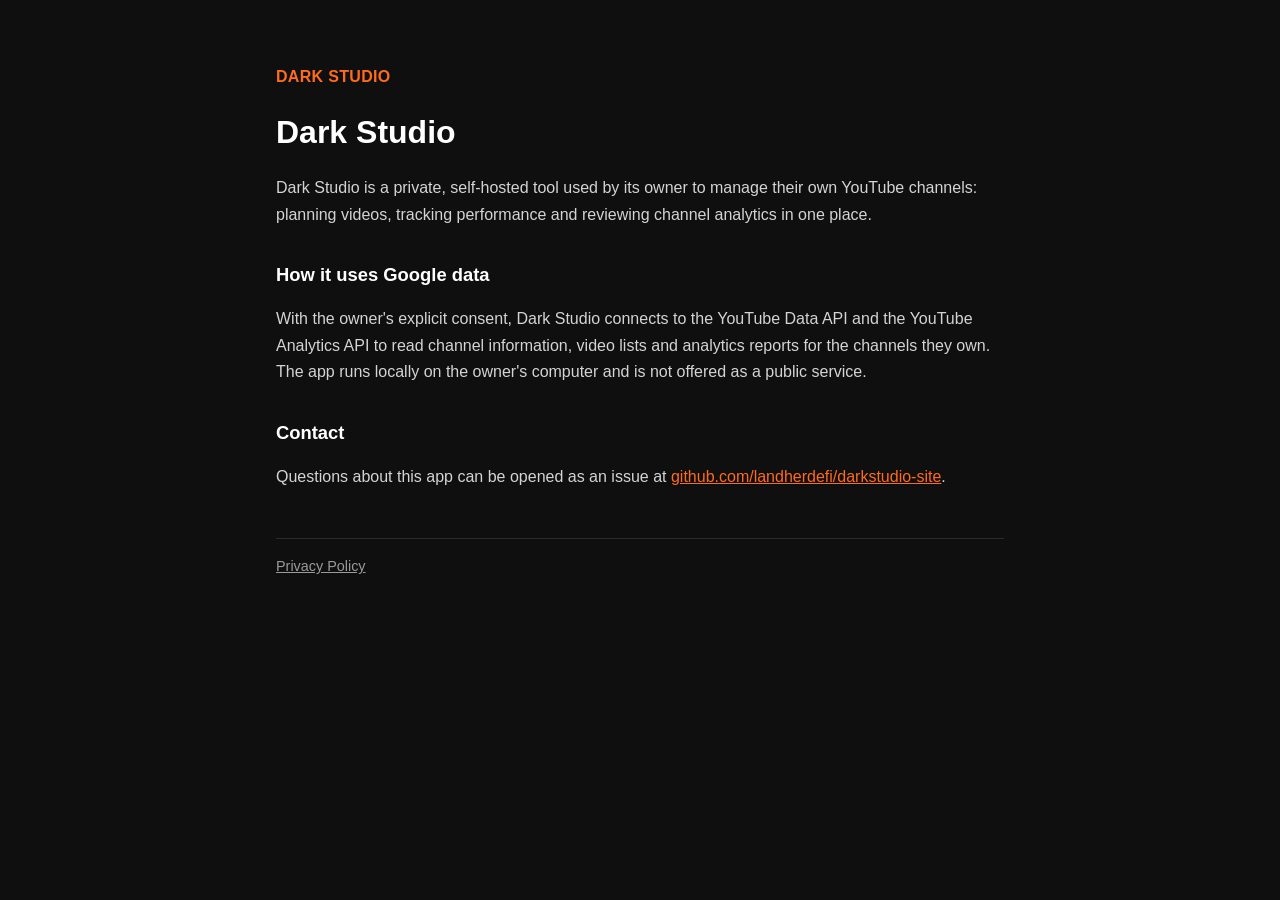
<file: index.html>
<!doctype html>
<html lang="en">
<head>
<meta charset="utf-8">
<meta name="viewport" content="width=device-width,initial-scale=1">
<title>Dark Studio</title>
<link rel="stylesheet" href="style.css">
</head>
<body>
<main>
  <p class="brand">DARK STUDIO</p>
  <h1>Dark Studio</h1>
  <p>Dark Studio is a private, self-hosted tool used by its owner to manage their own YouTube channels: planning videos, tracking performance and reviewing channel analytics in one place.</p>
  <h2>How it uses Google data</h2>
  <p>With the owner's explicit consent, Dark Studio connects to the YouTube Data API and the YouTube Analytics API to read channel information, video lists and analytics reports for the channels they own. The app runs locally on the owner's computer and is not offered as a public service.</p>
  <h2>Contact</h2>
  <p>Questions about this app can be opened as an issue at <a href="https://github.com/landherdefi/darkstudio-site/issues">github.com/landherdefi/darkstudio-site</a>.</p>
  <footer><a href="privacy.html">Privacy Policy</a></footer>
</main>
</body>
</html>
</file>
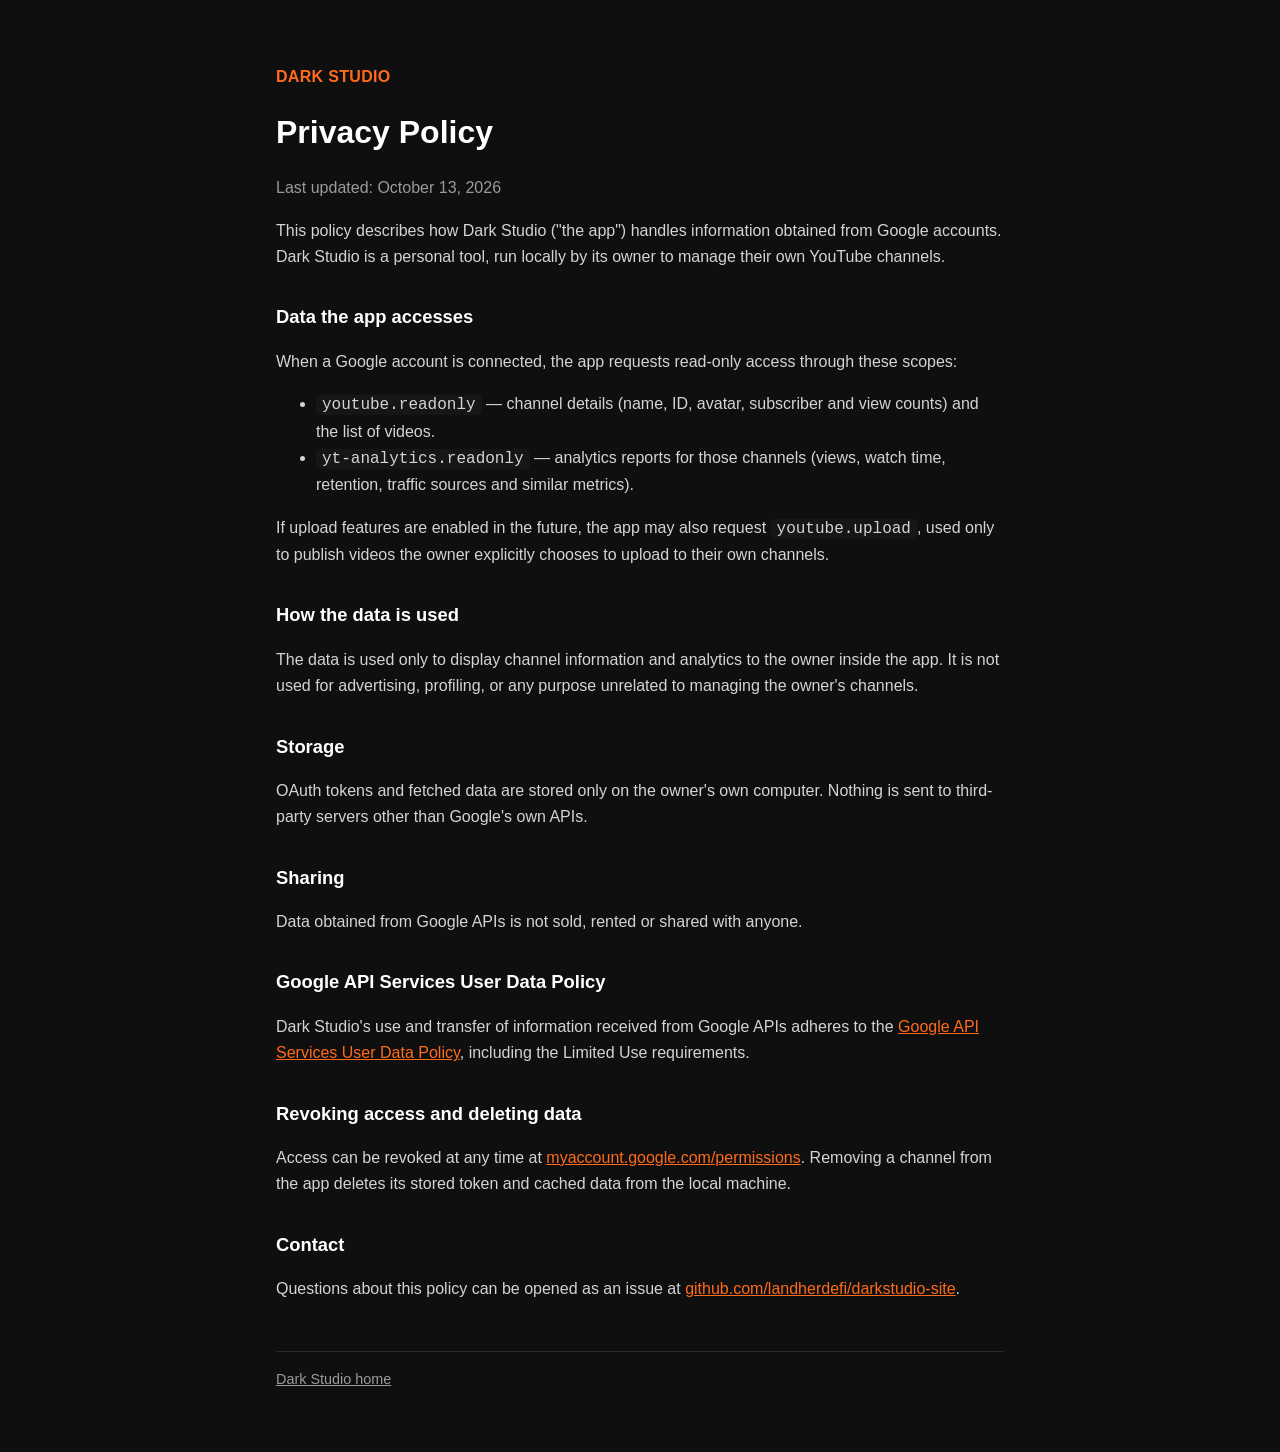
<file: privacy.html>
<!doctype html>
<html lang="en">
<head>
<meta charset="utf-8">
<meta name="viewport" content="width=device-width,initial-scale=1">
<title>Dark Studio Privacy</title>
<link rel="stylesheet" href="style.css">
</head>
<body>
<main>
  <p class="brand">DARK STUDIO</p>
  <h1>Privacy Policy</h1>
  <p class="muted">Last updated: October 13, 2026</p>

  <p>This policy describes how Dark Studio ("the app") handles information obtained from Google accounts. Dark Studio is a personal tool, run locally by its owner to manage their own YouTube channels.</p>

  <h2>Data the app accesses</h2>
  <p>When a Google account is connected, the app requests read-only access through these scopes:</p>
  <ul>
    <li><code>youtube.readonly</code> — channel details (name, ID, avatar, subscriber and view counts) and the list of videos.</li>
    <li><code>yt-analytics.readonly</code> — analytics reports for those channels (views, watch time, retention, traffic sources and similar metrics).</li>
  </ul>
  <p>If upload features are enabled in the future, the app may also request <code>youtube.upload</code>, used only to publish videos the owner explicitly chooses to upload to their own channels.</p>

  <h2>How the data is used</h2>
  <p>The data is used only to display channel information and analytics to the owner inside the app. It is not used for advertising, profiling, or any purpose unrelated to managing the owner's channels.</p>

  <h2>Storage</h2>
  <p>OAuth tokens and fetched data are stored only on the owner's own computer. Nothing is sent to third-party servers other than Google's own APIs.</p>

  <h2>Sharing</h2>
  <p>Data obtained from Google APIs is not sold, rented or shared with anyone.</p>

  <h2>Google API Services User Data Policy</h2>
  <p>Dark Studio's use and transfer of information received from Google APIs adheres to the <a href="https://developers.google.com/terms/api-services-user-data-policy">Google API Services User Data Policy</a>, including the Limited Use requirements.</p>

  <h2>Revoking access and deleting data</h2>
  <p>Access can be revoked at any time at <a href="https://myaccount.google.com/permissions">myaccount.google.com/permissions</a>. Removing a channel from the app deletes its stored token and cached data from the local machine.</p>

  <h2>Contact</h2>
  <p>Questions about this policy can be opened as an issue at <a href="https://github.com/landherdefi/darkstudio-site/issues">github.com/landherdefi/darkstudio-site</a>.</p>

  <footer><a href="./">Dark Studio home</a></footer>
</main>
</body>
</html>
</file>
<file: style.css>
:root{--bg:#0f0f10;--card:#18181b;--text:#d4d4d4;--muted:#9a9a9a;--title:#ffffff;--accent:#FF6B1A;--line:#2a2a2e}
*{box-sizing:border-box}
body{margin:0;background:var(--bg);color:var(--text);font:16px/1.65 -apple-system,BlinkMacSystemFont,"Segoe UI",Roboto,sans-serif}
main{max-width:760px;margin:0 auto;padding:48px 16px 64px}
h1{color:var(--title);font-size:2rem;margin:0 0 8px}
h2{color:var(--title);font-size:1.15rem;margin:32px 0 8px}
p,li{color:var(--text)}
.muted{color:var(--muted)}
.brand{color:var(--accent);font-weight:700;letter-spacing:.02em}
a{color:var(--accent)}
code{background:#161616;color:#d4d4d4;padding:1px 6px;border-radius:4px}
footer{margin-top:48px;padding-top:16px;border-top:1px solid var(--line);color:var(--muted);font-size:.9rem}
footer a{color:var(--muted)}
</file>
